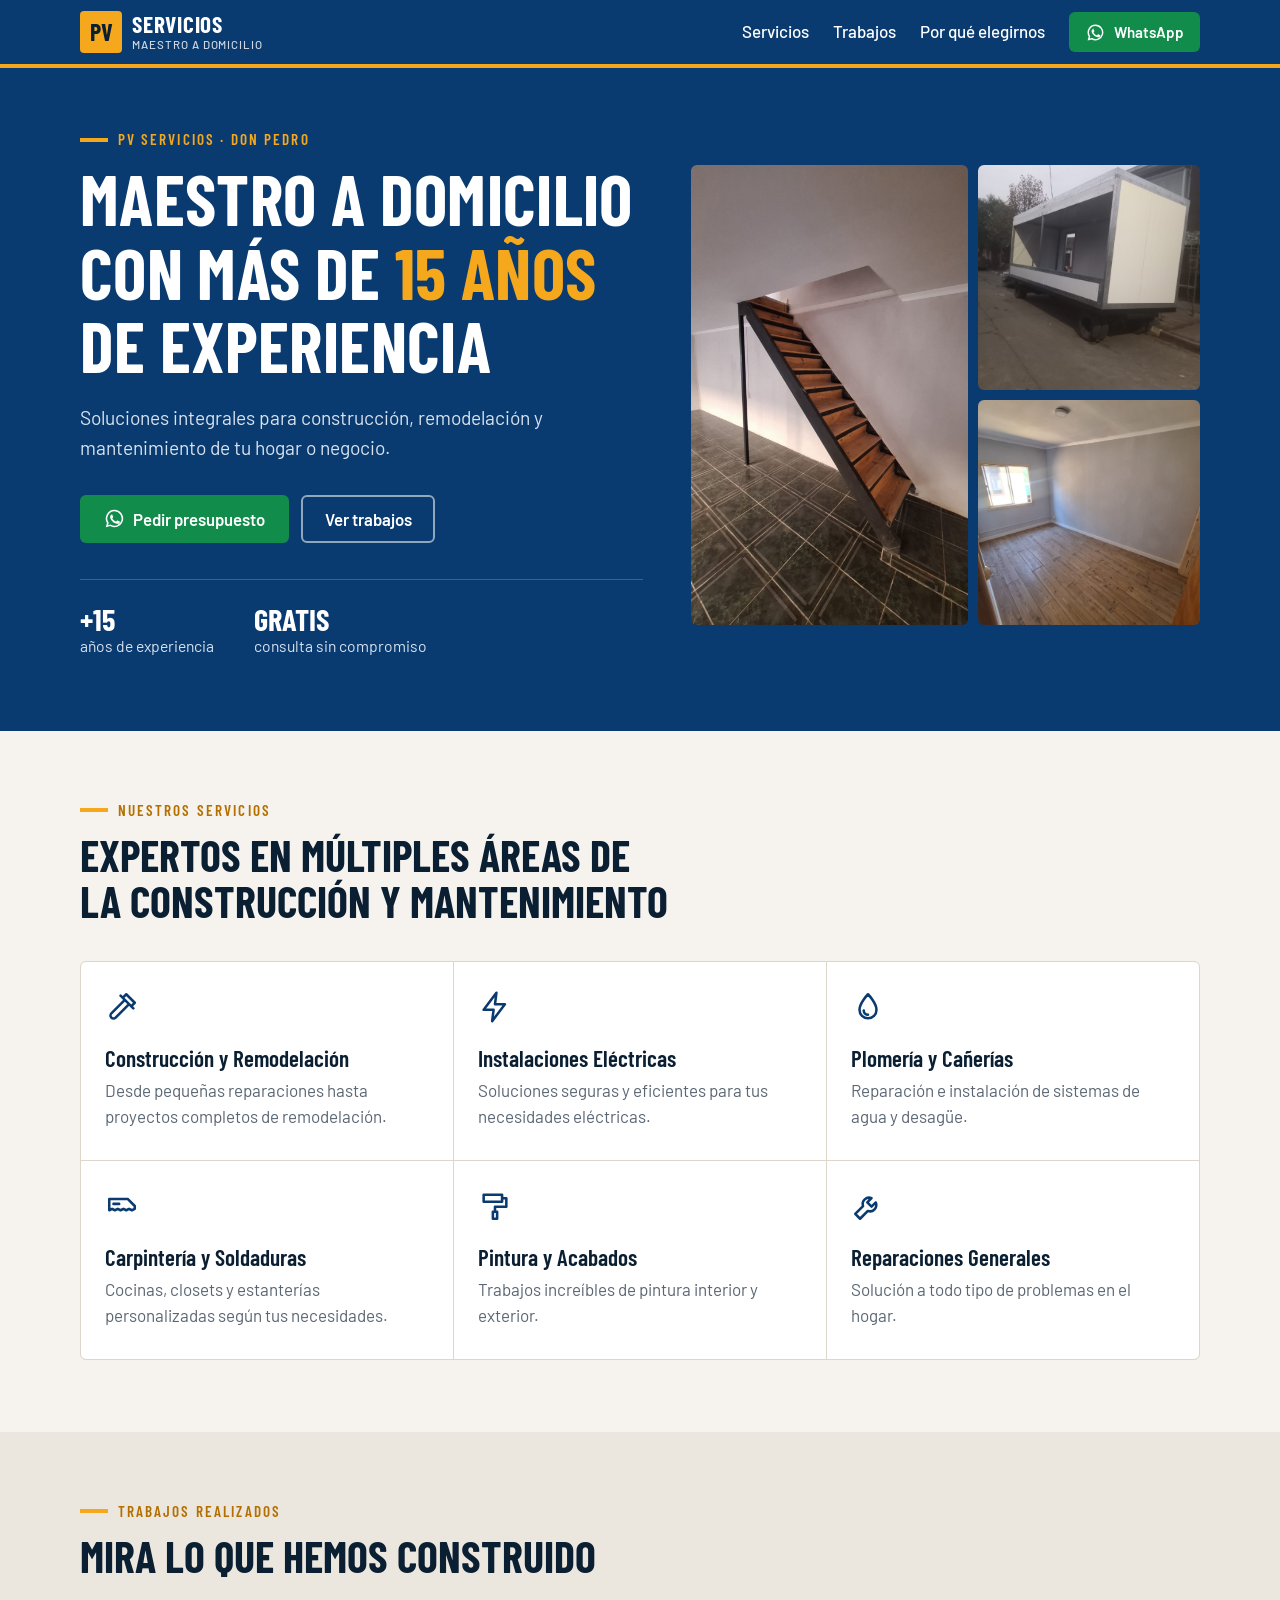
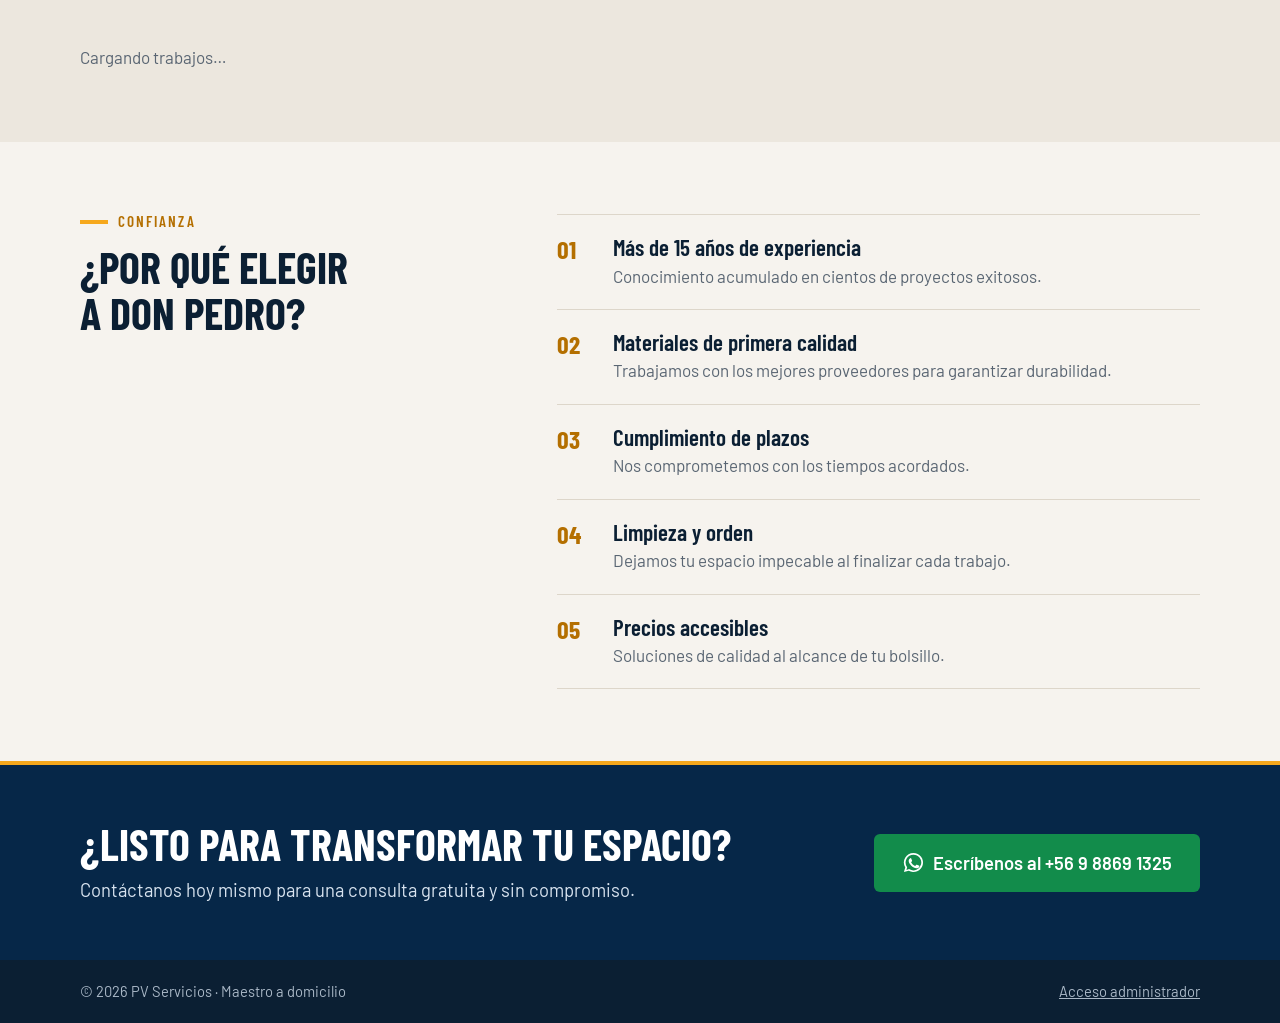
<file: index.html>
<!DOCTYPE html>
<html lang="es-CL">
<head>
  <meta charset="UTF-8">
  <meta name="viewport" content="width=device-width, initial-scale=1">
  <title>PV Servicios · Maestro a domicilio</title>
  <meta name="description" content="Don Pedro, maestro a domicilio con más de 15 años de experiencia: construcción, remodelación, electricidad, gasfitería, carpintería, soldadura y pintura.">
  <meta property="og:title" content="PV Servicios · Maestro a domicilio">
  <meta property="og:description" content="Construcción, remodelación y mantenimiento de tu hogar o negocio. Más de 15 años de experiencia.">
  <meta property="og:image" content="https://pvalencia.cl/images/casa6.jpg">
  <meta property="og:type" content="website">
  <meta name="theme-color" content="#0a3b70">
  <link rel="icon" href="favicon.svg" type="image/svg+xml">
  <link rel="preload" href="fonts/barlow-condensed-latin-700-normal.woff2" as="font" type="font/woff2" crossorigin>
  <link rel="stylesheet" href="css/style.css">
</head>
<body>
  <a class="skip" href="#contenido">Saltar al contenido</a>

  <header class="topbar">
    <div class="wrap topbar__in">
      <a class="brand" href="#" aria-label="PV Servicios, inicio">
        <span class="brand__mark">PV</span>
        <span class="brand__text">Servicios<small>Maestro a domicilio</small></span>
      </a>
      <nav class="nav" aria-label="Secciones">
        <a href="#servicios">Servicios</a>
        <a href="#trabajos">Trabajos</a>
        <a href="#por-que">Por qué elegirnos</a>
      </nav>
      <a class="btn btn--wa btn--sm" data-wa href="https://wa.me/56988691325" target="_blank" rel="noopener">
        <svg class="ico" viewBox="0 0 24 24" aria-hidden="true"><use href="#i-wa"/></svg>
        <span>WhatsApp</span>
      </a>
    </div>
  </header>

  <main id="contenido">
    <section class="hero">
      <div class="wrap hero__in">
        <div class="hero__copy">
          <p class="eyebrow">PV Servicios · Don Pedro</p>
          <h1>Maestro a domicilio con más de <em>15 años</em> de experiencia</h1>
          <p class="lead">Soluciones integrales para construcción, remodelación y mantenimiento de tu hogar o negocio.</p>
          <div class="hero__cta">
            <a class="btn btn--wa" data-wa href="https://wa.me/56988691325" target="_blank" rel="noopener">
              <svg class="ico" viewBox="0 0 24 24" aria-hidden="true"><use href="#i-wa"/></svg>
              Pedir presupuesto
            </a>
            <a class="btn btn--ghost" href="#trabajos">Ver trabajos</a>
          </div>
          <ul class="hero__facts">
            <li><strong>+15</strong> años de experiencia</li>
            <li><strong>Gratis</strong> consulta sin compromiso</li>
          </ul>
        </div>
        <div class="hero__photos" aria-hidden="true">
          <img src="images/casa6.jpg" alt="" width="1200" height="1600">
          <img src="images/carro6.jpg" alt="" width="1200" height="1600">
          <img src="images/casa1.jpg" alt="" width="1200" height="1600">
        </div>
      </div>
    </section>

    <section class="section" id="servicios">
      <div class="wrap">
        <header class="section__head">
          <p class="eyebrow">Nuestros servicios</p>
          <h2>Expertos en múltiples áreas de la construcción y mantenimiento</h2>
        </header>
        <ul class="services">
          <li>
            <svg class="ico" viewBox="0 0 24 24" aria-hidden="true"><use href="#i-hammer"/></svg>
            <h3>Construcción y Remodelación</h3>
            <p>Desde pequeñas reparaciones hasta proyectos completos de remodelación.</p>
          </li>
          <li>
            <svg class="ico" viewBox="0 0 24 24" aria-hidden="true"><use href="#i-bolt"/></svg>
            <h3>Instalaciones Eléctricas</h3>
            <p>Soluciones seguras y eficientes para tus necesidades eléctricas.</p>
          </li>
          <li>
            <svg class="ico" viewBox="0 0 24 24" aria-hidden="true"><use href="#i-drop"/></svg>
            <h3>Plomería y Cañerías</h3>
            <p>Reparación e instalación de sistemas de agua y desagüe.</p>
          </li>
          <li>
            <svg class="ico" viewBox="0 0 24 24" aria-hidden="true"><use href="#i-saw"/></svg>
            <h3>Carpintería y Soldaduras</h3>
            <p>Cocinas, closets y estanterías personalizadas según tus necesidades.</p>
          </li>
          <li>
            <svg class="ico" viewBox="0 0 24 24" aria-hidden="true"><use href="#i-roller"/></svg>
            <h3>Pintura y Acabados</h3>
            <p>Trabajos increíbles de pintura interior y exterior.</p>
          </li>
          <li>
            <svg class="ico" viewBox="0 0 24 24" aria-hidden="true"><use href="#i-wrench"/></svg>
            <h3>Reparaciones Generales</h3>
            <p>Solución a todo tipo de problemas en el hogar.</p>
          </li>
        </ul>
      </div>
    </section>

    <section class="section section--tint" id="trabajos">
      <div class="wrap">
        <header class="section__head">
          <p class="eyebrow">Trabajos realizados</p>
          <h2>Mira lo que hemos construido</h2>
        </header>
        <div class="filters" id="filtros" role="group" aria-label="Filtrar trabajos por tipo"></div>
        <div class="projects" id="proyectos" aria-live="polite">
          <p class="muted">Cargando trabajos…</p>
        </div>
      </div>
    </section>

    <section class="section" id="por-que">
      <div class="wrap why">
        <header class="section__head">
          <p class="eyebrow">Confianza</p>
          <h2>¿Por qué elegir a Don Pedro?</h2>
        </header>
        <ol class="why__list">
          <li><h3>Más de 15 años de experiencia</h3><p>Conocimiento acumulado en cientos de proyectos exitosos.</p></li>
          <li><h3>Materiales de primera calidad</h3><p>Trabajamos con los mejores proveedores para garantizar durabilidad.</p></li>
          <li><h3>Cumplimiento de plazos</h3><p>Nos comprometemos con los tiempos acordados.</p></li>
          <li><h3>Limpieza y orden</h3><p>Dejamos tu espacio impecable al finalizar cada trabajo.</p></li>
          <li><h3>Precios accesibles</h3><p>Soluciones de calidad al alcance de tu bolsillo.</p></li>
        </ol>
      </div>
    </section>

    <section class="cta" id="contacto">
      <div class="wrap cta__in">
        <div>
          <h2>¿Listo para transformar tu espacio?</h2>
          <p>Contáctanos hoy mismo para una consulta gratuita y sin compromiso.</p>
        </div>
        <a class="btn btn--wa btn--lg" data-wa href="https://wa.me/56988691325" target="_blank" rel="noopener">
          <svg class="ico" viewBox="0 0 24 24" aria-hidden="true"><use href="#i-wa"/></svg>
          <span>Escríbenos al <span data-wa-number>+56 9 8869 1325</span></span>
        </a>
      </div>
    </section>
  </main>

  <footer class="footer">
    <div class="wrap footer__in">
      <p>© <span id="anio">2026</span> PV Servicios · Maestro a domicilio</p>
      <a href="admin.html">Acceso administrador</a>
    </div>
  </footer>

  <dialog class="lightbox" id="lightbox" aria-labelledby="lb-titulo">
    <div class="lightbox__stage">
      <img id="lb-img" alt="">
      <button class="lightbox__nav lightbox__nav--prev" id="lb-prev" type="button" aria-label="Foto anterior">‹</button>
      <button class="lightbox__nav lightbox__nav--next" id="lb-next" type="button" aria-label="Foto siguiente">›</button>
      <button class="lightbox__close" id="lb-close" type="button" aria-label="Cerrar">×</button>
    </div>
    <div class="lightbox__info">
      <div>
        <h3 id="lb-titulo"></h3>
        <p id="lb-desc"></p>
      </div>
      <span class="lightbox__count" id="lb-count"></span>
    </div>
  </dialog>

  <svg width="0" height="0" style="position:absolute" aria-hidden="true">
    <symbol id="i-wa" viewBox="0 0 24 24"><path fill="currentColor" d="M12 2a10 10 0 0 0-8.6 15.1L2 22l5-1.3A10 10 0 1 0 12 2Zm0 1.8a8.2 8.2 0 1 1-4.2 15.3l-.3-.2-2.9.8.8-2.8-.2-.3A8.2 8.2 0 0 1 12 3.8Zm-3.3 4c-.2 0-.5 0-.7.3-.3.3-1 1-1 2.300s.900 2.700 1.100 2.900c.100.200 1.900 3 4.700 4.100 2.300.900 2.800.700 3.300.700.500-.100 1.600-.700 1.800-1.300.200-.600.200-1.200.200-1.300-.100-.100-.300-.200-.600-.300l-1.900-.900c-.300-.100-.500-.100-.700.100l-.800 1c-.200.200-.300.200-.600.100-.300-.200-1.200-.500-2.300-1.400-.800-.800-1.400-1.700-1.600-2-.200-.300 0-.500.100-.600l.500-.600.300-.500v-.500l-.900-2c-.200-.500-.400-.500-.600-.500h-.300Z"/></symbol>
    <symbol id="i-hammer" viewBox="0 0 24 24"><path fill="none" stroke="currentColor" stroke-width="1.8" stroke-linecap="round" stroke-linejoin="round" d="m14 7-9.500 9.500a2.100 2.100 0 0 0 3 3L17 10M12.500 5.500 15 3l6 6-2.500 2.500M11 4l9 9"/></symbol>
    <symbol id="i-bolt" viewBox="0 0 24 24"><path fill="none" stroke="currentColor" stroke-width="1.8" stroke-linecap="round" stroke-linejoin="round" d="M13 2 4 14h7l-1 8 9-12h-7l1-8Z"/></symbol>
    <symbol id="i-drop" viewBox="0 0 24 24"><path fill="none" stroke="currentColor" stroke-width="1.8" stroke-linecap="round" stroke-linejoin="round" d="M12 3s6 6.200 6 11a6 6 0 0 1-12 0c0-4.800 6-11 6-11ZM9 14.500a3 3 0 0 0 3 3"/></symbol>
    <symbol id="i-saw" viewBox="0 0 24 24"><path fill="none" stroke="currentColor" stroke-width="1.8" stroke-linecap="round" stroke-linejoin="round" d="M3 7h13l5 5v2l-2 1-2-1-2 1-2-1-2 1-2-1-2 1-2-1-2 1V7Zm3 3.500h4"/></symbol>
    <symbol id="i-roller" viewBox="0 0 24 24"><path fill="none" stroke="currentColor" stroke-width="1.8" stroke-linecap="round" stroke-linejoin="round" d="M4 4h13v5H4zM17 6.500h3v6h-8V16m-1.500 0h3v5h-3z"/></symbol>
    <symbol id="i-wrench" viewBox="0 0 24 24"><path fill="none" stroke="currentColor" stroke-width="1.8" stroke-linecap="round" stroke-linejoin="round" d="M14.500 6.500a4.500 4.500 0 0 0-6 5.600L3 17.600 6.400 21l5.500-5.500a4.500 4.500 0 0 0 5.600-6L14.500 12.500l-3-3 3-3Z"/></symbol>
  </svg>

  <script src="vendor/supabase.js"></script>
  <script src="js/config.js"></script>
  <script src="js/data.js"></script>
  <script src="js/main.js"></script>
</body>
</html>
</file>
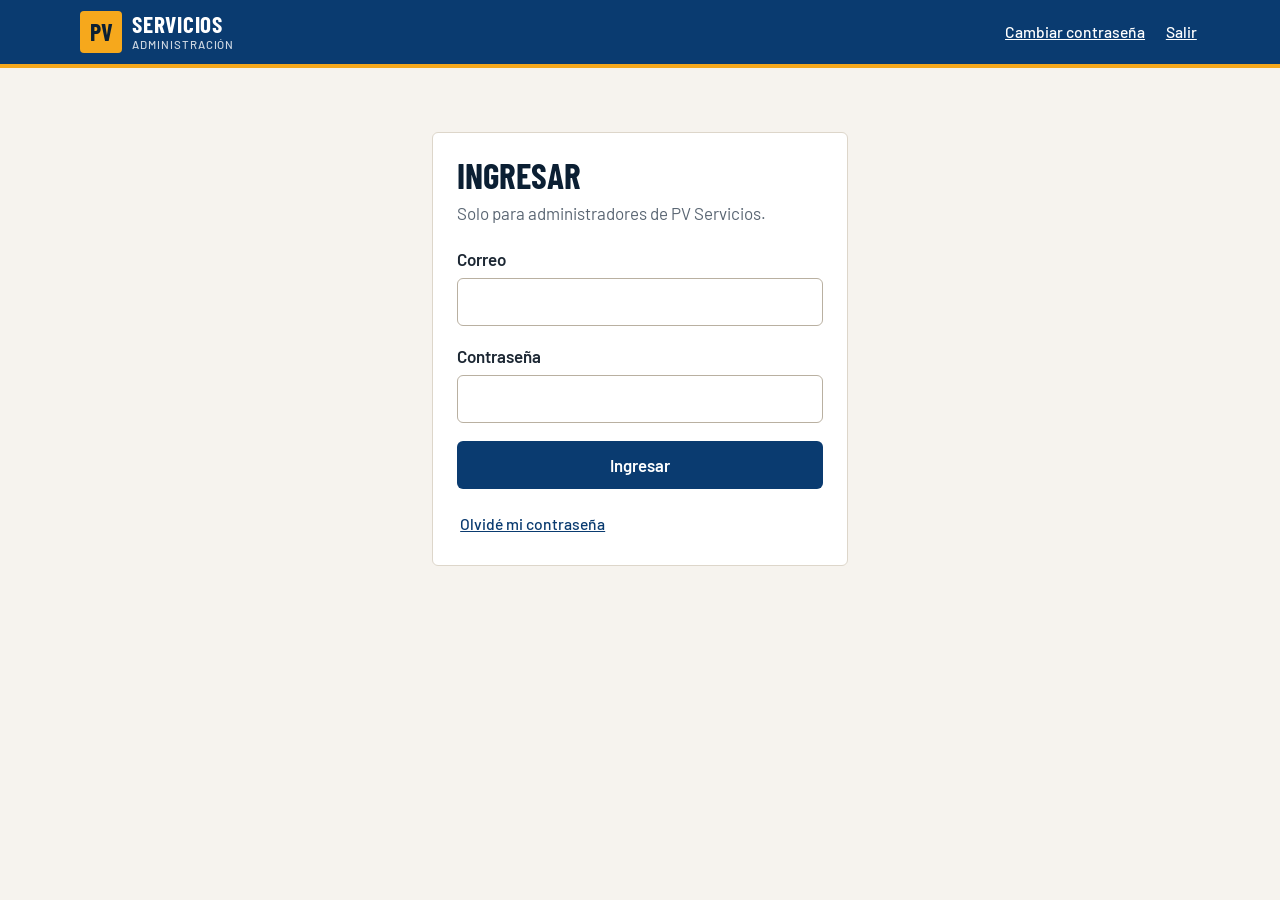
<file: admin.html>
<!DOCTYPE html>
<html lang="es-CL">
<head>
  <meta charset="UTF-8">
  <meta name="viewport" content="width=device-width, initial-scale=1">
  <title>Administración · PV Servicios</title>
  <meta name="robots" content="noindex">
  <meta name="theme-color" content="#0a3b70">
  <link rel="icon" href="favicon.svg" type="image/svg+xml">
  <link rel="stylesheet" href="css/style.css">
  <link rel="stylesheet" href="css/admin.css">
</head>
<body class="admin">
  <header class="topbar">
    <div class="wrap topbar__in">
      <a class="brand" href="index.html" aria-label="Volver al sitio">
        <span class="brand__mark">PV</span>
        <span class="brand__text">Servicios<small>Administración</small></span>
      </a>
      <div class="account" id="cuenta" hidden>
        <span class="account__email" id="cuenta-email"></span>
        <button class="linkbtn" id="btn-clave" type="button">Cambiar contraseña</button>
        <button class="linkbtn" id="btn-salir" type="button">Salir</button>
      </div>
    </div>
  </header>

  <main class="wrap admin__main">
    <p class="muted" id="v-cargando">Cargando…</p>

    <!-- Supabase sin configurar -->
    <section class="panel panel--narrow" id="v-config" hidden>
      <h1>Falta conectar la base de datos</h1>
      <p>El panel de administración necesita un proyecto de Supabase. Sigue los pasos del archivo <code>README.md</code> y pega las dos claves en <code>js/config.js</code>.</p>
      <a class="btn btn--primary" href="index.html">Volver al sitio</a>
    </section>

    <!-- Ingreso -->
    <section class="panel panel--narrow" id="v-login" hidden>
      <h1>Ingresar</h1>
      <p class="muted">Solo para administradores de PV Servicios.</p>
      <form id="form-login" novalidate>
        <label>Correo
          <input type="email" name="email" autocomplete="username" required>
        </label>
        <label>Contraseña
          <input type="password" name="password" autocomplete="current-password" required>
        </label>
        <p class="msg" id="login-msg" role="alert" hidden></p>
        <button class="btn btn--primary btn--block" type="submit">Ingresar</button>
        <button class="linkbtn linkbtn--dark" id="btn-olvide" type="button">Olvidé mi contraseña</button>
      </form>
    </section>

    <!-- Nueva contraseña -->
    <section class="panel panel--narrow" id="v-clave" hidden>
      <h1>Nueva contraseña</h1>
      <form id="form-clave" novalidate>
        <label>Contraseña nueva (mínimo 8 caracteres)
          <input type="password" name="password" autocomplete="new-password" minlength="8" required>
        </label>
        <label>Repite la contraseña
          <input type="password" name="password2" autocomplete="new-password" minlength="8" required>
        </label>
        <p class="msg" id="clave-msg" role="alert" hidden></p>
        <div class="row">
          <button class="btn btn--primary" type="submit">Guardar contraseña</button>
          <button class="btn btn--plain" id="btn-clave-cancelar" type="button">Cancelar</button>
        </div>
      </form>
    </section>

    <!-- Sin permisos -->
    <section class="panel panel--narrow" id="v-denegado" hidden>
      <h1>Sin permiso</h1>
      <p>Tu cuenta no tiene el rol de administrador, así que no puede editar el sitio.</p>
      <button class="btn btn--primary" id="btn-salir-2" type="button">Salir</button>
    </section>

    <!-- Lista de trabajos -->
    <section id="v-lista" hidden>
      <div class="listhead">
        <div>
          <h1>Trabajos</h1>
          <p class="muted" id="lista-resumen"></p>
        </div>
        <button class="btn btn--primary" id="btn-nuevo" type="button">+ Nuevo trabajo</button>
      </div>
      <p class="msg" id="lista-msg" role="alert" hidden></p>
      <ul class="rows" id="lista"></ul>
    </section>

    <!-- Editor -->
    <section id="v-editor" hidden>
      <button class="linkbtn linkbtn--dark" id="btn-volver" type="button">‹ Volver a trabajos</button>
      <h1 id="editor-titulo">Nuevo trabajo</h1>
      <form class="panel" id="form-trabajo" novalidate>
        <label>Título
          <input type="text" name="title" maxlength="120" required placeholder="Ej: Ampliación de cocina">
        </label>
        <label>Descripción
          <textarea name="description" rows="4" maxlength="2000" placeholder="Cuenta brevemente qué se hizo"></textarea>
        </label>
        <label>Tipo de trabajo
          <select name="category" id="sel-categoria"></select>
        </label>
        <label class="check">
          <input type="checkbox" name="published" checked>
          <span>Publicado <small>(si lo desmarcas queda como borrador y nadie lo ve)</small></span>
        </label>

        <fieldset>
          <legend>Fotos</legend>
          <p class="muted small">La primera foto es la portada. Puedes elegir varias a la vez.</p>
          <ul class="photos" id="fotos"></ul>
          <label class="btn btn--plain filebtn">
            + Agregar fotos
            <input type="file" id="input-fotos" accept="image/*" multiple>
          </label>
        </fieldset>

        <p class="msg" id="editor-msg" role="alert" hidden></p>
        <div class="row">
          <button class="btn btn--primary" id="btn-guardar" type="submit">Guardar</button>
          <button class="btn btn--plain" id="btn-cancelar" type="button">Cancelar</button>
          <button class="btn btn--danger" id="btn-eliminar" type="button" hidden>Eliminar trabajo</button>
        </div>
      </form>
    </section>
  </main>

  <script src="vendor/supabase.js"></script>
  <script src="js/config.js"></script>
  <script src="js/data.js"></script>
  <script src="js/admin.js"></script>
</body>
</html>
</file>
<file: css/style.css>
/* PV Servicios · estilos del sitio público (y base compartida con el panel) */

@font-face { font-family: 'Barlow Condensed'; font-weight: 600; font-display: swap; src: url('../fonts/barlow-condensed-latin-600-normal.woff2') format('woff2'); }
@font-face { font-family: 'Barlow Condensed'; font-weight: 700; font-display: swap; src: url('../fonts/barlow-condensed-latin-700-normal.woff2') format('woff2'); }
@font-face { font-family: 'Barlow'; font-weight: 400; font-display: swap; src: url('../fonts/barlow-latin-400-normal.woff2') format('woff2'); }
@font-face { font-family: 'Barlow'; font-weight: 500; font-display: swap; src: url('../fonts/barlow-latin-500-normal.woff2') format('woff2'); }
@font-face { font-family: 'Barlow'; font-weight: 600; font-display: swap; src: url('../fonts/barlow-latin-600-normal.woff2') format('woff2'); }

:root {
  --navy: #0a3b70;
  --navy-deep: #062748;
  --navy-ink: #0b1f33;
  --amber: #f6a81c;
  --amber-deep: #b46f00;
  --paper: #f6f3ee;
  --card: #ffffff;
  --line: #ddd6ca;
  --text: #1c2733;
  --muted: #5a6673;
  --wa: #128c4b;
  --wa-hover: #0e733d;
  --danger: #b3261e;
  --radius: 6px;
  --display: 'Barlow Condensed', 'Arial Narrow', Arial, sans-serif;
  --body: 'Barlow', system-ui, -apple-system, 'Segoe UI', Roboto, sans-serif;
}

*, *::before, *::after { box-sizing: border-box; }
html { scroll-behavior: smooth; scroll-padding-top: 76px; }
body {
  margin: 0;
  background: var(--paper);
  color: var(--text);
  font: 400 1.0625rem/1.55 var(--body);
  -webkit-font-smoothing: antialiased;
}
img { max-width: 100%; display: block; }
h1, h2, h3 { font-family: var(--display); line-height: 1.05; margin: 0; text-wrap: balance; }
p { margin: 0; }
a { color: inherit; }
:focus-visible { outline: 3px solid var(--amber); outline-offset: 2px; }

.wrap { width: min(1120px, 100% - 2rem); margin-inline: auto; }
.muted { color: var(--muted); }
.ico { width: 1.25em; height: 1.25em; flex: none; }
.skip { position: absolute; left: -999px; }
.skip:focus { left: 1rem; top: 1rem; z-index: 100; background: #fff; padding: .5rem 1rem; }

.eyebrow {
  font: 600 .95rem/1 var(--display);
  letter-spacing: .14em;
  text-transform: uppercase;
  color: var(--amber-deep);
  display: flex; align-items: center; gap: .6rem;
  margin-bottom: .9rem;
}
.eyebrow::before { content: ''; width: 28px; height: 4px; background: var(--amber); }

/* Botones */
.btn {
  display: inline-flex; align-items: center; justify-content: center; gap: .55rem;
  min-height: 48px; padding: .7rem 1.35rem;
  border: 2px solid transparent; border-radius: var(--radius);
  font: 600 1.05rem/1.1 var(--body); text-decoration: none; cursor: pointer;
  transition: background-color .15s, border-color .15s, transform .15s;
}
.btn:active { transform: translateY(1px); }
.btn--wa { background: var(--wa); color: #fff; }
.btn--wa:hover { background: var(--wa-hover); }
.btn--ghost { border-color: rgba(255, 255, 255, .55); color: #fff; }
.btn--ghost:hover { background: rgba(255, 255, 255, .12); }
.btn--sm { min-height: 40px; padding: .45rem .9rem; font-size: .95rem; }
.btn--lg { min-height: 58px; padding: .9rem 1.6rem; font-size: 1.15rem; }

/* Barra superior */
.topbar { position: sticky; top: 0; z-index: 20; background: var(--navy); color: #fff; border-bottom: 4px solid var(--amber); }
.topbar__in { display: flex; align-items: center; gap: 1.5rem; min-height: 64px; }
.brand { display: flex; align-items: center; gap: .65rem; text-decoration: none; margin-right: auto; }
.brand__mark {
  display: grid; place-items: center; width: 42px; height: 42px;
  background: var(--amber); color: var(--navy-ink);
  font: 700 1.5rem/1 var(--display); border-radius: 4px;
}
.brand__text { font: 700 1.45rem/1 var(--display); text-transform: uppercase; letter-spacing: .03em; }
.brand__text small { display: block; margin-top: 3px; font: 500 .72rem/1 var(--body); letter-spacing: .08em; opacity: .8; }
.nav { display: flex; gap: 1.5rem; }
.nav a { text-decoration: none; font-weight: 500; padding: .4rem 0; border-bottom: 2px solid transparent; }
.nav a:hover { border-color: var(--amber); }

/* Portada */
.hero { background: var(--navy); color: #fff; overflow: hidden; }
.hero__in { display: grid; grid-template-columns: 1.05fr .95fr; gap: 3rem; align-items: center; padding-block: 4rem 4.5rem; }
.hero .eyebrow { color: var(--amber); }
.hero h1 { font-size: clamp(2.6rem, 6vw, 4.4rem); font-weight: 700; text-transform: uppercase; letter-spacing: .005em; }
.hero h1 em { font-style: normal; color: var(--amber); white-space: nowrap; }
.lead { font-size: 1.2rem; max-width: 34rem; margin-top: 1.25rem; color: #d8e3ef; }
.hero__cta { display: flex; flex-wrap: wrap; gap: .75rem; margin-top: 2rem; }
.hero__facts { list-style: none; display: flex; flex-wrap: wrap; gap: .75rem 2.5rem; padding: 1.5rem 0 0; margin: 2.25rem 0 0; border-top: 1px solid rgba(255, 255, 255, .2); color: #d8e3ef; font-size: .98rem; }
.hero__facts strong { display: block; font: 700 1.9rem/1 var(--display); color: #fff; text-transform: uppercase; }
.hero__photos { display: grid; grid-template-columns: 1.25fr 1fr; grid-template-rows: minmax(0, 1fr) minmax(0, 1fr); gap: 10px; height: 460px; }
.hero__photos img { width: 100%; height: 100%; min-height: 0; object-fit: cover; border-radius: var(--radius); }
.hero__photos img:first-child { grid-row: 1 / 3; }

/* Secciones */
.section { padding-block: 4.5rem; }
.section--tint { background: #ece7de; }
.section__head { margin-bottom: 2.25rem; max-width: 44rem; }
.section__head h2, .cta h2 { font-size: clamp(1.9rem, 4vw, 2.75rem); font-weight: 700; text-transform: uppercase; color: var(--navy-ink); }

/* Servicios */
.services { list-style: none; padding: 0; margin: 0; display: grid; grid-template-columns: repeat(3, 1fr); gap: 1px; background: var(--line); border: 1px solid var(--line); border-radius: var(--radius); overflow: hidden; }
.services li { background: var(--card); padding: 1.75rem 1.5rem 1.9rem; }
.services .ico { width: 34px; height: 34px; color: var(--navy); margin-bottom: 1rem; }
.services h3 { font-size: 1.45rem; font-weight: 600; color: var(--navy-ink); margin-bottom: .4rem; }
.services p { color: var(--muted); }

/* Trabajos */
.filters { display: flex; flex-wrap: wrap; gap: .5rem; margin-bottom: 1.75rem; }
.chip {
  min-height: 44px; padding: .45rem 1.05rem; border-radius: 999px;
  border: 1.5px solid #bfb6a6; background: transparent; color: var(--text);
  font: 500 1rem/1 var(--body); cursor: pointer;
}
.chip:hover { border-color: var(--navy); }
.chip[aria-pressed='true'] { background: var(--navy); border-color: var(--navy); color: #fff; }
.chip span { opacity: .65; margin-left: .3rem; font-variant-numeric: tabular-nums; }

.projects { display: grid; grid-template-columns: repeat(3, 1fr); gap: 1.25rem; }
.projects > p { grid-column: 1 / -1; }
.project {
  display: flex; flex-direction: column; text-align: left; padding: 0; cursor: pointer;
  background: var(--card); color: inherit; font: inherit;
  border: 1px solid var(--line); border-radius: var(--radius); overflow: hidden;
  transition: transform .18s, box-shadow .18s;
}
.project:hover { transform: translateY(-3px); box-shadow: 0 12px 28px -14px rgba(11, 31, 51, .45); }
.project__img { position: relative; aspect-ratio: 4 / 3; background: #cfc8bb; overflow: hidden; }
.project__img img { width: 100%; height: 100%; object-fit: cover; transition: transform .4s; }
.project:hover .project__img img { transform: scale(1.04); }
.project__count { position: absolute; right: .6rem; bottom: .6rem; background: rgba(11, 31, 51, .82); color: #fff; font-size: .85rem; font-weight: 500; padding: .2rem .6rem; border-radius: 999px; }
.project__body { padding: 1.1rem 1.2rem 1.3rem; }
.project__cat { font: 600 .82rem/1 var(--display); letter-spacing: .12em; text-transform: uppercase; color: var(--amber-deep); }
.project__body h3 { font-size: 1.55rem; font-weight: 600; color: var(--navy-ink); margin: .35rem 0 .4rem; }
.project__body p { color: var(--muted); font-size: 1rem; display: -webkit-box; -webkit-line-clamp: 3; -webkit-box-orient: vertical; overflow: hidden; }
.empty { grid-column: 1 / -1; padding: 2.5rem 1.5rem; text-align: center; border: 1.5px dashed #bfb6a6; border-radius: var(--radius); color: var(--muted); }

/* Por qué */
.why { display: grid; grid-template-columns: .8fr 1.2fr; gap: 3rem; align-items: start; }
.why .section__head { position: sticky; top: 100px; margin: 0; }
.why__list { list-style: none; counter-reset: why; margin: 0; padding: 0; }
.why__list li { counter-increment: why; display: grid; grid-template-columns: 3.5rem 1fr; padding: 1.25rem 0; border-top: 1px solid var(--line); }
.why__list li:last-child { border-bottom: 1px solid var(--line); }
.why__list li::before { content: counter(why, decimal-leading-zero); grid-row: 1 / 3; font: 700 1.6rem/1.1 var(--display); color: var(--amber-deep); }
.why__list h3 { font-size: 1.45rem; font-weight: 600; color: var(--navy-ink); }
.why__list p { color: var(--muted); margin-top: .2rem; }

/* Contacto */
.cta { background: var(--navy-deep); color: #fff; padding-block: 3.5rem; border-top: 4px solid var(--amber); }
.cta__in { display: flex; align-items: center; justify-content: space-between; gap: 2rem; flex-wrap: wrap; }
.cta h2 { color: #fff; }
.cta p { color: #d8e3ef; margin-top: .5rem; font-size: 1.15rem; }

.footer { background: var(--navy-ink); color: #a9b7c6; font-size: .92rem; padding-block: 1.25rem; }
.footer__in { display: flex; justify-content: space-between; gap: 1rem; flex-wrap: wrap; }
.footer a { color: #a9b7c6; }
.footer a:hover { color: #fff; }

/* Visor de fotos */
.lightbox { width: min(980px, 100vw - 1.5rem); max-height: calc(100dvh - 1.5rem); padding: 0; border: 0; border-radius: var(--radius); background: var(--navy-ink); color: #fff; overflow: hidden; }
.lightbox[open] { display: flex; flex-direction: column; }
.lightbox::backdrop { background: rgba(6, 20, 36, .86); }
.lightbox__stage { position: relative; flex: 1; min-height: 0; background: #050d16; display: grid; place-items: center; }
.lightbox__stage img { max-width: 100%; max-height: calc(100dvh - 9.5rem); object-fit: contain; }
.lightbox__nav, .lightbox__close {
  position: absolute; display: grid; place-items: center; width: 48px; height: 48px;
  border: 0; border-radius: 50%; background: rgba(11, 31, 51, .78); color: #fff;
  font: 400 2rem/1 var(--body); cursor: pointer; padding: 0 0 4px;
}
.lightbox__nav:hover, .lightbox__close:hover { background: var(--navy); }
.lightbox__nav--prev { left: .6rem; top: calc(50% - 24px); }
.lightbox__nav--next { right: .6rem; top: calc(50% - 24px); }
.lightbox__close { right: .6rem; top: .6rem; }
.lightbox__info { display: flex; justify-content: space-between; align-items: flex-start; gap: 1rem; padding: .9rem 1.1rem 1.1rem; }
.lightbox__info h3 { font-size: 1.4rem; font-weight: 600; }
.lightbox__info p { color: #c5d2df; font-size: .98rem; margin-top: .2rem; }
.lightbox__count { font-variant-numeric: tabular-nums; color: #c5d2df; white-space: nowrap; }

@media (max-width: 900px) {
  .nav { display: none; }
  .hero__in { grid-template-columns: 1fr; gap: 2.25rem; padding-block: 2.75rem 3rem; }
  .hero__photos { height: 300px; }
  .services, .projects { grid-template-columns: repeat(2, 1fr); }
  .why { grid-template-columns: 1fr; gap: 1.5rem; }
  .why .section__head { position: static; }
  .section { padding-block: 3.25rem; }
}
@media (max-width: 600px) {
  .services, .projects { grid-template-columns: 1fr; }
  .hero__cta .btn, .cta .btn { width: 100%; }
  .hero__photos { height: 240px; }
  .brand__text small { display: none; }
}
@media (prefers-reduced-motion: reduce) {
  html { scroll-behavior: auto; }
  *, *::before, *::after { transition: none !important; }
}
</file>
<file: css/admin.css>
/* PV Servicios · panel de administración (pensado para usarse desde el celular) */

.admin__main { padding-block: 2rem 4rem; }
.admin h1 { font-size: 2.2rem; font-weight: 700; text-transform: uppercase; color: var(--navy-ink); margin-bottom: .35rem; }
.small { font-size: .92rem; }
code { background: #e9e3d8; padding: .1em .35em; border-radius: 3px; font-size: .92em; }

.panel { background: var(--card); border: 1px solid var(--line); border-radius: var(--radius); padding: 1.5rem; }
.panel--narrow { max-width: 26rem; margin: 2rem auto 0; }
.panel--narrow > p { margin-bottom: 1.25rem; }
#v-editor .panel { max-width: 46rem; margin-top: 1rem; }

form { display: grid; gap: 1.1rem; }
label { display: grid; gap: .35rem; font-weight: 600; }
input[type='text'], input[type='email'], input[type='password'], textarea, select {
  width: 100%; min-height: 48px; padding: .65rem .8rem;
  border: 1.5px solid #b9b0a1; border-radius: var(--radius);
  background: #fff; color: var(--text); font: 400 1.0625rem/1.4 var(--body);
}
textarea { resize: vertical; }
input:focus-visible, textarea:focus-visible, select:focus-visible { outline: 3px solid var(--amber); outline-offset: 0; border-color: var(--navy); }
.check { display: flex; align-items: flex-start; gap: .7rem; font-weight: 600; cursor: pointer; }
.check input { width: 24px; height: 24px; margin: 0; accent-color: var(--navy); flex: none; }
.check small { font-weight: 400; color: var(--muted); }
fieldset { border: 0; border-top: 1px solid var(--line); margin: 0; padding: 1.1rem 0 0; min-width: 0; }
legend { font: 600 1.4rem/1 var(--display); color: var(--navy-ink); padding: 0 .5rem 0 0; }

.btn--primary { background: var(--navy); color: #fff; }
.btn--primary:hover { background: var(--navy-deep); }
.btn--plain { background: #fff; border-color: #b9b0a1; color: var(--text); }
.btn--plain:hover { border-color: var(--navy); }
.btn--danger { background: #fff; border-color: var(--danger); color: var(--danger); margin-left: auto; }
.btn--danger:hover { background: var(--danger); color: #fff; }
.btn--block { width: 100%; }
.btn[disabled] { opacity: .55; cursor: progress; }
.linkbtn { background: none; border: 0; padding: .6rem .2rem; color: #fff; font: 500 .98rem/1 var(--body); text-decoration: underline; cursor: pointer; }
.linkbtn--dark { color: var(--navy); justify-self: start; }
.row { display: flex; flex-wrap: wrap; gap: .75rem; align-items: center; }

.msg { padding: .7rem .9rem; border-radius: var(--radius); background: #fdecea; color: #8c1d18; border: 1px solid #f1b9b4; font-weight: 500; }
.msg--ok { background: #e6f4ea; color: #14532d; border-color: #a7d7b5; }
.msg--info { background: #e8f0f9; color: var(--navy-deep); border-color: #b5cbe4; }

.account { display: flex; align-items: center; gap: .9rem; }
.account__email { font-size: .92rem; opacity: .85; }

/* Lista */
.listhead { display: flex; justify-content: space-between; align-items: flex-end; gap: 1rem; flex-wrap: wrap; margin-bottom: 1.25rem; }
.rows { list-style: none; margin: 0; padding: 0; display: grid; gap: .75rem; }
.rowitem { display: grid; grid-template-columns: 96px 1fr auto; gap: 1rem; align-items: center; background: var(--card); border: 1px solid var(--line); border-radius: var(--radius); padding: .6rem 1rem .6rem .6rem; }
.rowitem__img { width: 96px; height: 72px; border-radius: 4px; object-fit: cover; background: #cfc8bb; }
.rowitem h2 { font: 600 1.4rem/1.1 var(--display); color: var(--navy-ink); overflow-wrap: anywhere; }
.rowitem__meta { color: var(--muted); font-size: .92rem; margin-top: .2rem; }
.badge { display: inline-block; padding: .12rem .55rem; border-radius: 999px; font-size: .8rem; font-weight: 600; background: #e6f4ea; color: #14532d; margin-right: .4rem; }
.badge--draft { background: #fff1d6; color: #7a4a00; }

/* Fotos del editor */
.photos { list-style: none; margin: .9rem 0; padding: 0; display: grid; grid-template-columns: repeat(auto-fill, minmax(140px, 1fr)); gap: .75rem; }
.photos:empty { display: none; }
.photo { border: 1px solid var(--line); border-radius: var(--radius); overflow: hidden; background: #fff; }
.photo__img { position: relative; aspect-ratio: 4 / 3; background: #cfc8bb; }
.photo__img img { width: 100%; height: 100%; object-fit: cover; }
.photo__tag { position: absolute; left: .4rem; top: .4rem; background: var(--amber); color: var(--navy-ink); font-size: .75rem; font-weight: 600; padding: .1rem .45rem; border-radius: 3px; }
.photo__tag--new { left: auto; right: .4rem; background: var(--navy); color: #fff; }
.photo__actions { display: grid; grid-template-columns: 1fr 1fr 1fr; }
.photo__actions button { min-height: 44px; border: 0; border-top: 1px solid var(--line); background: #fff; font: 500 1.15rem/1 var(--body); color: var(--text); cursor: pointer; }
.photo__actions button + button { border-left: 1px solid var(--line); }
.photo__actions button:hover:not([disabled]) { background: #f1ede5; }
.photo__actions button[disabled] { color: #c3bcaf; cursor: default; }
.photo__actions .del { color: var(--danger); }
.filebtn { cursor: pointer; font-weight: 600; }
.filebtn input { position: absolute; width: 1px; height: 1px; opacity: 0; }
.filebtn:focus-within { outline: 3px solid var(--amber); outline-offset: 2px; }

@media (max-width: 600px) {
  .account__email { display: none; }
  .rowitem { grid-template-columns: 72px 1fr; }
  .rowitem__img { width: 72px; height: 60px; }
  .rowitem .btn { grid-column: 1 / -1; }
  .listhead .btn { width: 100%; }
  .linkbtn { white-space: nowrap; font-size: .9rem; }
  .brand__text small { display: block; }
  .btn--danger { margin-left: 0; }
}
</file>
